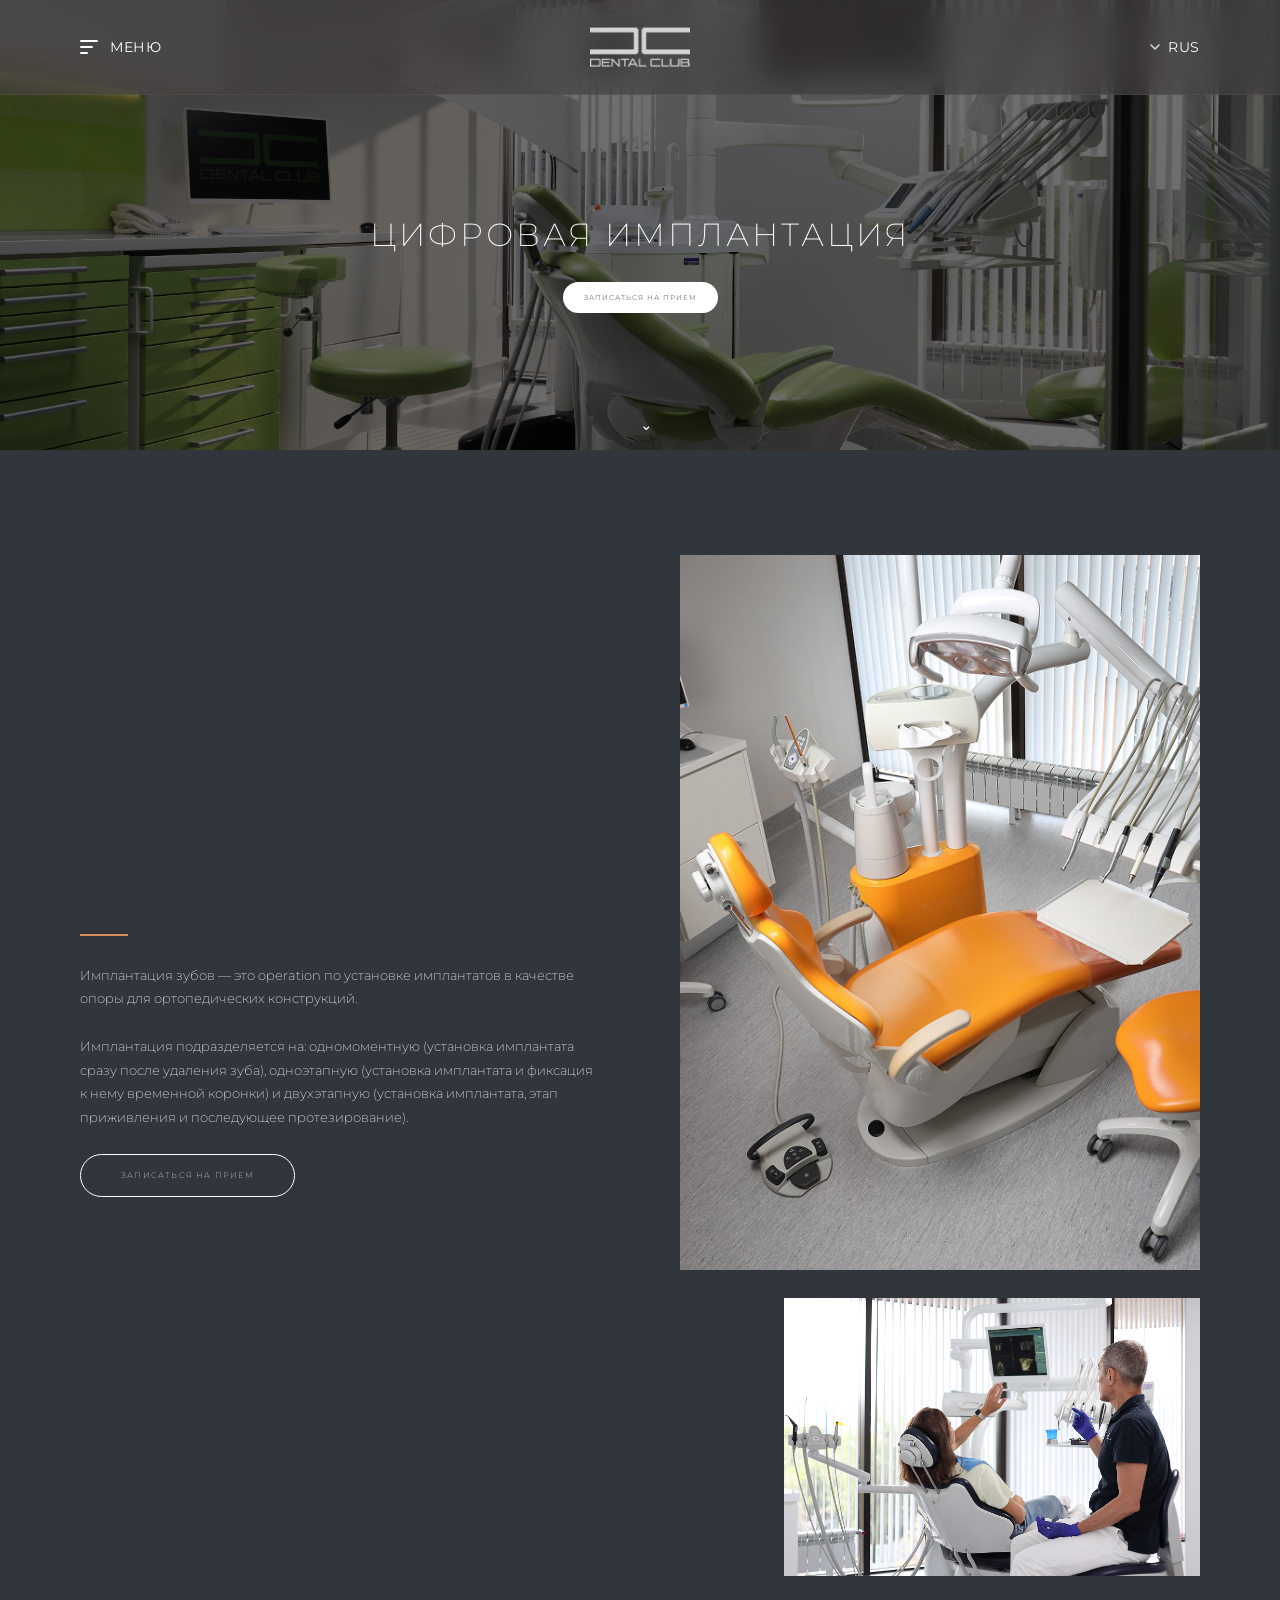
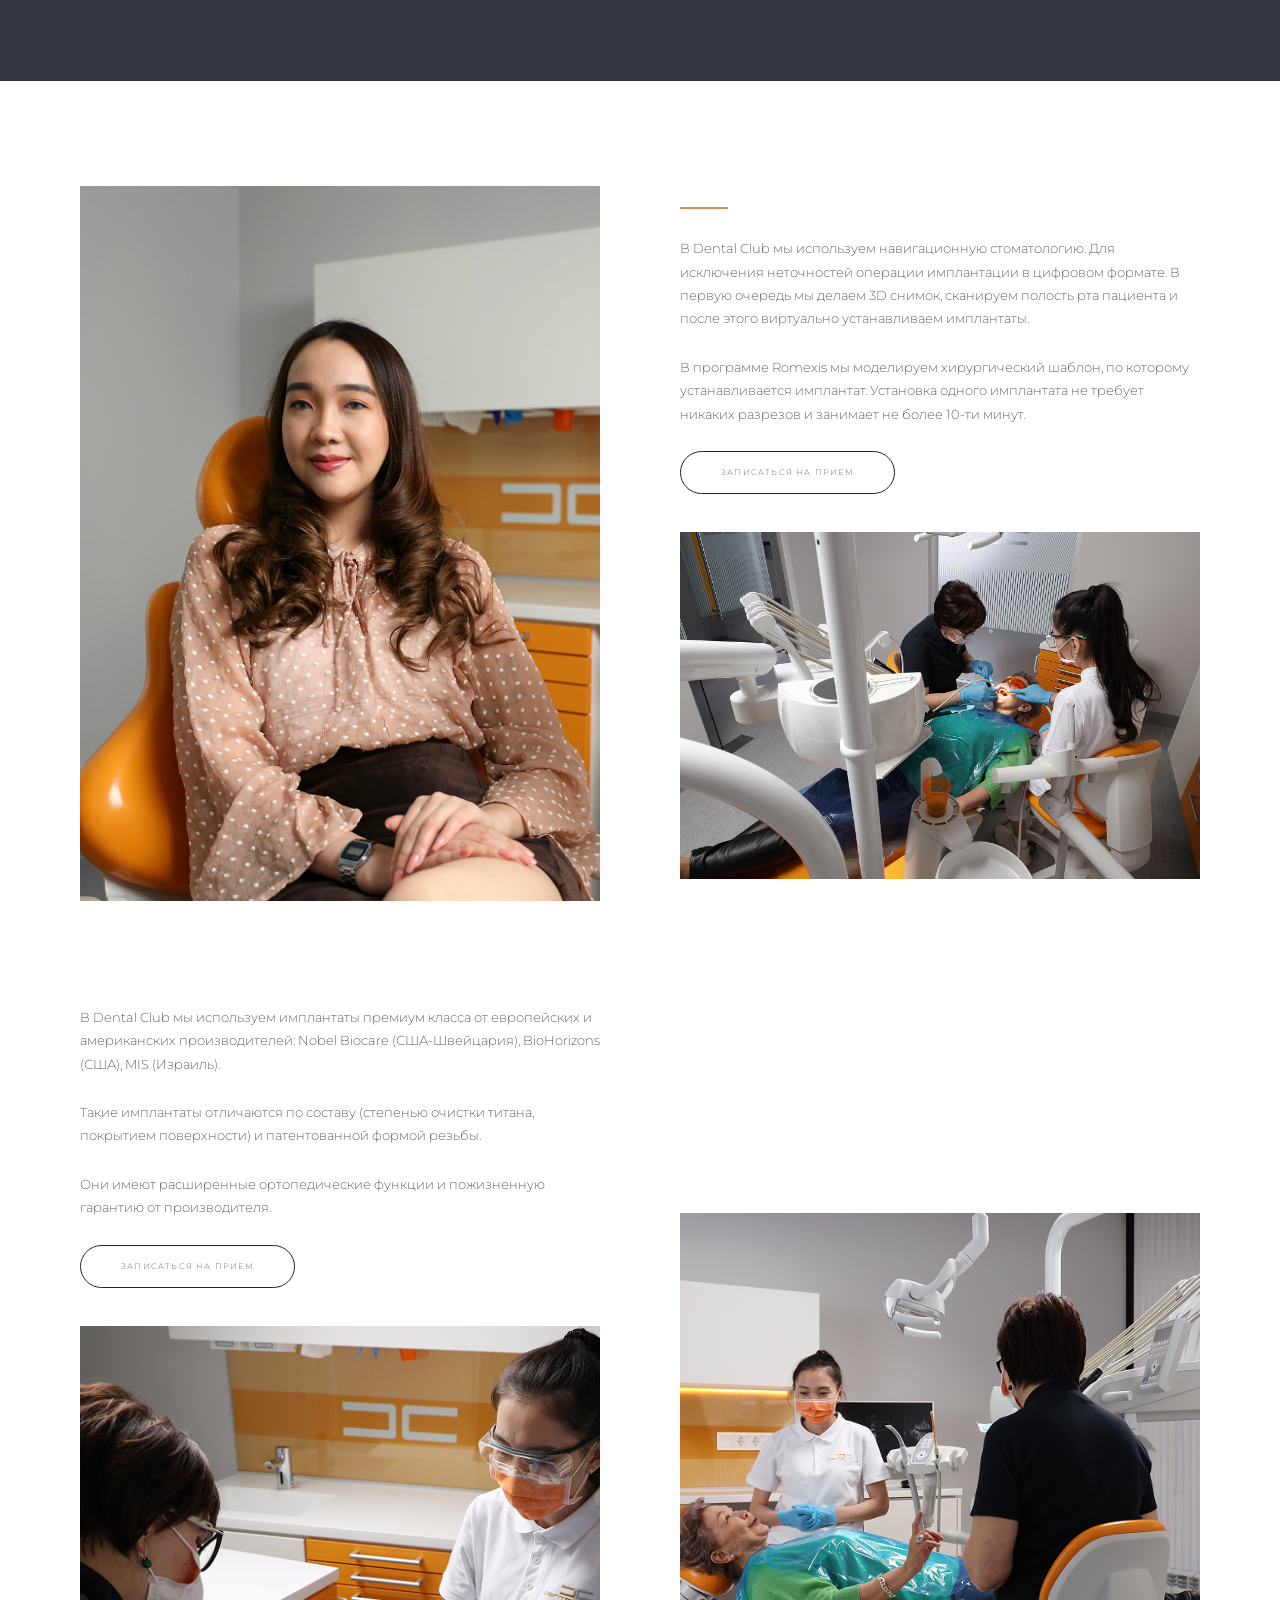
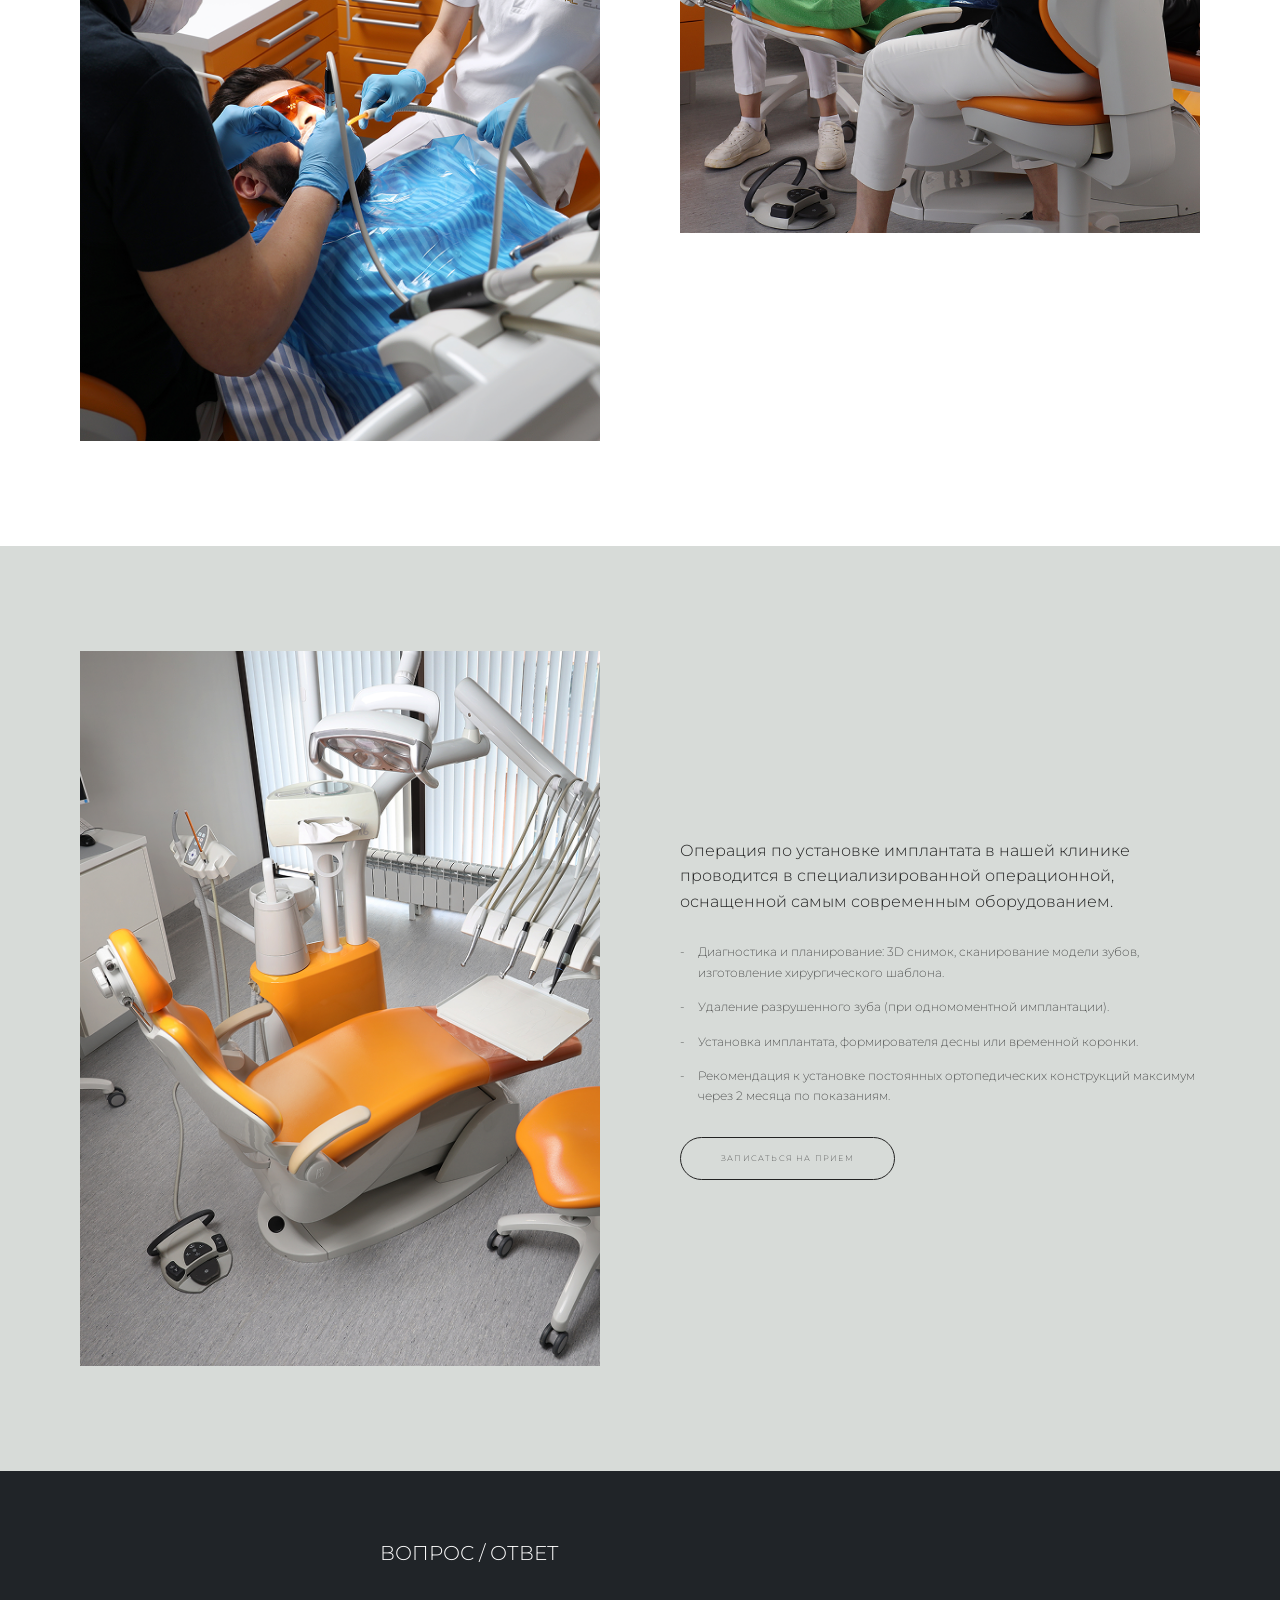
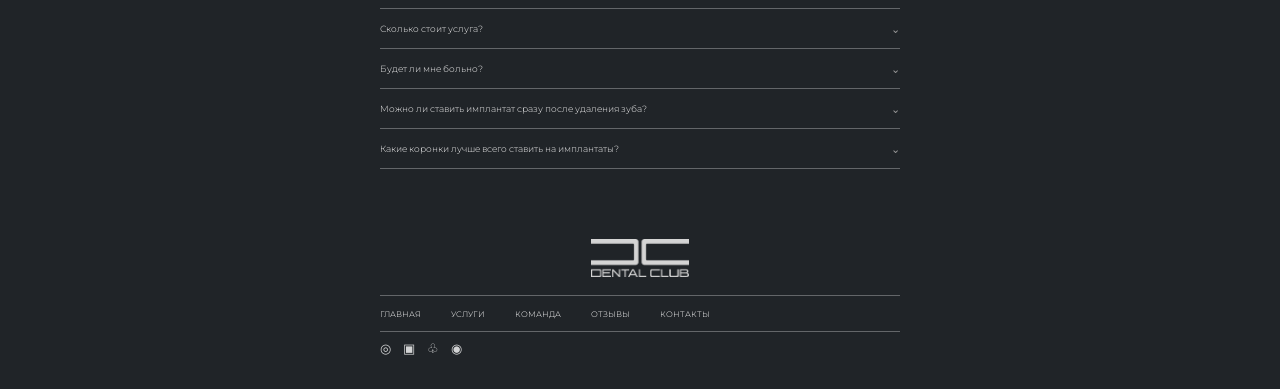
<file: pages/aps/index.html>
<!DOCTYPE html>
<html lang="ru">
<head>
    <meta charset="UTF-8">
    <meta name="viewport" content="width=device-width, initial-scale=1.0">
    <title>Dental Club</title>
    <link rel="stylesheet" href="style.css">
    <link rel="icon" type="image/png" href="img/photo_2026-09-26_11-44-33.jpg">
    <link href="https://fonts.googleapis.com/css2?family=Montserrat:wght@200;300;400&display=swap" rel="stylesheet">
</head>
<body>

<header class="hero">
    <div class="overlay"></div>

    <div class="container">
        <div class="nav">
            <div class="menu">
                <div class="burger-lines">
                    <span></span>
                    <span></span>
                    <span></span>
                </div>
                <span>МЕНЮ</span>
            </div>

            <img src="img/Page-1.png" class="logo" alt="Dental Club">

            <div class="lang">
                <svg class="lang-arrow" width="10" height="6" viewBox="0 0 10 6" fill="none" xmlns="http://w3.org">
                    <path d="M1 1L5 5L9 1" stroke="white" stroke-width="1.5" stroke-linecap="round" stroke-linejoin="round"/>
                </svg>
                <span>RUS</span>
            </div>
        </div>

        <div class="heroCenter">
            <h1>ЦИФРОВАЯ ИМПЛАНТАЦИЯ</h1>
            <a href="#">ЗАПИСАТЬСЯ НА ПРИЕМ</a>
        </div>

        <div class="arrow">⌄</div>
    </div>
</header>


<section class="darkSection">
    <div class="container two">

        <div class="text">
            <div class="orange"></div>

            <p>
                Имплантация зубов — это operation по установке
                имплантатов в качестве опоры для ортопедических
                конструкций.
            </p>

            <p>
                Имплантация подразделяется на: одномоментную
                (установка имплантата сразу после удаления зуба),
                одноэтапную (установка имплантата и фиксация к нему
                временной коронки) и двухэтапную (установка
                имплантата, этап приживления и последующее
                протезирование).
            </p>

            <a class="whiteButton" href="#">ЗАПИСАТЬСЯ НА ПРИЕМ</a>
        </div>

        <div class="images">
            <img src="img/_4Y1A2649 1.png" alt="">
            <img src="img/_4Y1A2129 1.png" alt="">
        </div>

    </div>
</section>


<section class="lightSection">
    <div class="container two">

        <img class="mainImage" src="img/_4Y1A2649 2.png" alt="">

        <div class="text">
            <div class="orange"></div>

            <p>
                В Dental Club мы используем навигационную стоматологию.
                Для исключения неточностей операции имплантации в цифровом
                формате. В первую очередь мы делаем 3D снимок, сканируем
                полость рта пациента и после этого виртуально устанавливаем
                имплантаты.
            </p>

            <p>
                В программе Romexis мы моделируем хирургический шаблон,
                по которому устанавливается имплантат. Установка одного
                имплантата не требует никаких разрезов и занимает не более
                10-ти минут.
            </p>

            <a class="blackButton" href="#">ЗАПИСАТЬСЯ НА ПРИЕМ</a>

            <img class="insideImage" src="img/_4Y1A2666 1.png" alt="">
        </div>

    </div>
</section>


<section class="lightSection second">
    <div class="container two">

        <div class="text">

            <p>
                В Dental Club мы используем имплантаты премиум класса
                от европейских и американских производителей:
                Nobel Biocare (США-Швейцария), BioHorizons (США),
                MIS (Израиль).
            </p>

            <p>
                Такие имплантаты отличаются по составу
                (степенью очистки титана, покрытием поверхности)
                и патентованной формой резьбы.
            </p>

            <p>
                Они имеют расширенные ортопедические функции
                и пожизненную гарантию от производителя.
            </p>

            <a class="blackButton" href="#">ЗАПИСАТЬСЯ НА ПРИЕМ</a>

            <img class="insideImage" src="img/_4Y1A2649 3.png" alt="">
        </div>

        <img class="sideImage" src="img/_4Y1A2988 2 (1).png" alt="">

    </div>
</section>


<section class="graySection">
    <div class="container two">

        <img class="mainImage" src="img/_4Y1A2649 1.png" alt="">

        <div class="text">

            <h2>
                Операция по установке имплантата в нашей клинике
                проводится в специализированной операционной,
                оснащенной самым современным оборудованием.
            </h2>

            <ul>
                <li>
                    Диагностика и планирование: 3D снимок,
                    сканирование модели зубов, изготовление
                    хирургического шаблона.
                </li>

                <li>
                    Удаление разрушенного зуба
                    (при одномоментной имплантации).
                </li>

                <li>
                    Установка имплантата, формирователя десны
                    или временной коронки.
                </li>

                <li>
                    Рекомендация к установке постоянных
                    ортопедических конструкций максимум через
                    2 месяца по показаниям.
                </li>
            </ul>

            <a class="blackButton" href="#">ЗАПИСАТЬСЯ НА ПРИЕМ</a>

        </div>

    </div>
</section>


<footer>

    <div class="footerBox">

        <h2>ВОПРОС / ОТВЕТ</h2>

        <div class="faq">

            <div class="question">
                <span>Сколько стоит услуга?</span>
                <span>⌄</span>
            </div>

            <div class="question">
                <span>Будет ли мне больно?</span>
                <span>⌄</span>
            </div>

            <div class="question">
                <span>Можно ли ставить имплантат сразу после удаления зуба?</span>
                <span>⌄</span>
            </div>

            <div class="question">
                <span>Какие коронки лучше всего ставить на имплантаты?</span>
                <span>⌄</span>
            </div>

        </div>

        <img src="img/Page-1.png" class="footerLogo" alt="Dental Club">

        <div class="footerLine"></div>

        <div class="footerLinks">
            <a href="#">ГЛАВНАЯ</a>
            <a href="#">УСЛУГИ</a>
            <a href="#">КОМАНДА</a>
            <a href="#">ОТЗЫВЫ</a>
            <a href="#">КОНТАКТЫ</a>
        </div>

        <div class="footerLine"></div>

        <div class="social">
            <span>◎</span>
            <span>▣</span>
            <span>♧</span>
            <span>◉</span>
        </div>

    </div>

</footer>

</body>
</html>
</file>
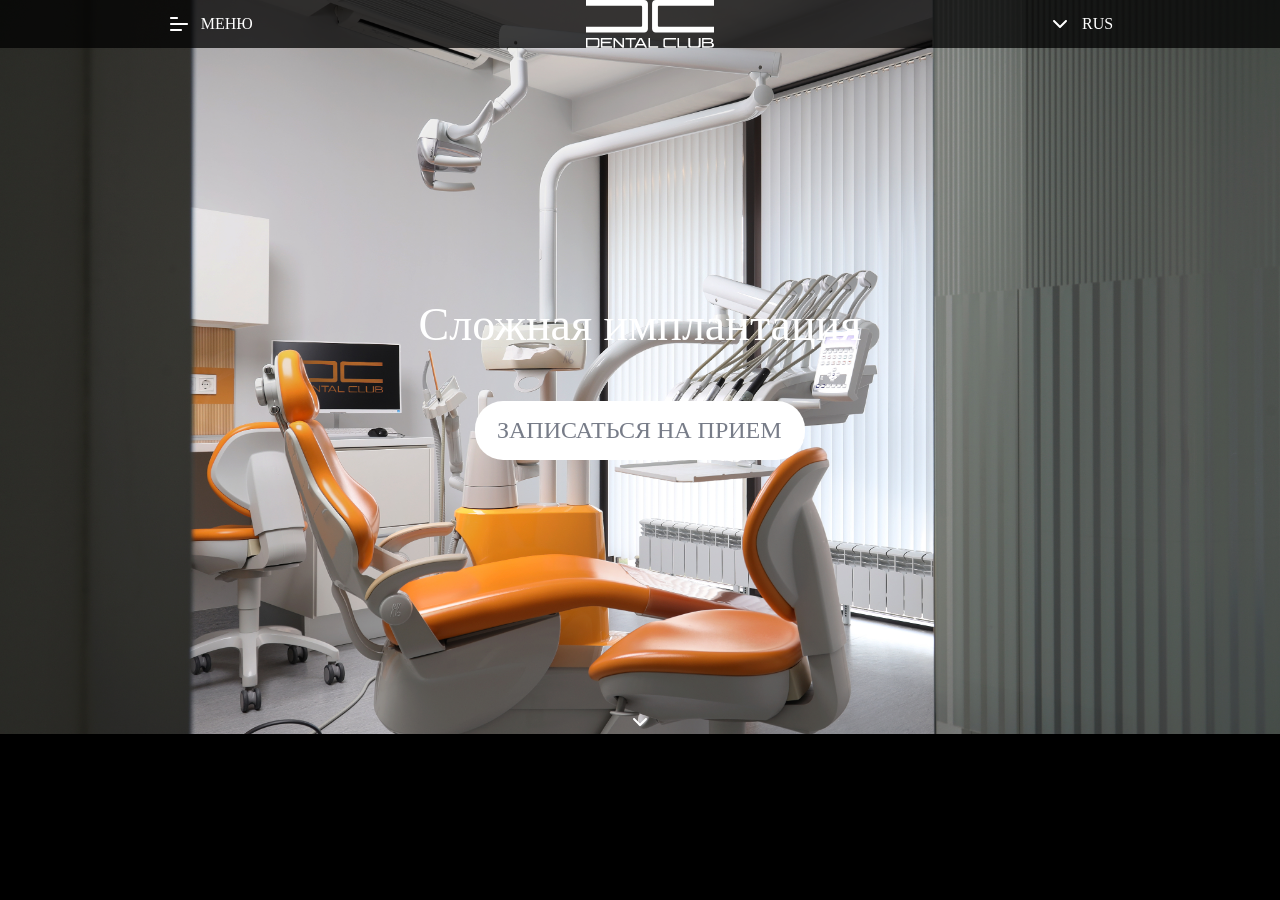
<file: pages/videoZagolovka11/index.html>
<!doctype html>
<html lang="en">
  <head>
    <meta charset="UTF-8" />
    <meta name="viewport" content="width=device-width, initial-scale=1.0" />
    <title>Document</title>
    <link rel="stylesheet" href="style.css" />
  </head>
  <body>
    <div class="wrapper">
      <div class="header-div">
        <header>
          <div>
            <img src="./img/bar-chart-2.svg" alt="" />
            <p>МЕНЮ</p>
          </div>
          <img class="page-1" src="./img/Page-1.svg" alt="" />
          <div>
            <img src="./img/chevron-down.svg" alt="" />
            <p>RUS</p>
          </div>
        </header>
        <p class="slojnaya">Сложная имплантация</p>
        <p class="zapisatsiya">ЗАПИСАТЬСЯ НА ПРИЕМ</p>
        <div class="chevrin">
          <img src="./img/chevron-down.svg" alt="" />
        </div>
      </div>
    </div>
  </body>
</html>
</file>
<file: pages/aps/style.css>
* {
    margin: 0;
    padding: 0;
    box-sizing: border-box;
}

    html {
        scroll-behavior: smooth;
    }

body {
    font-family: "Montserrat", sans-serif;
    overflow-x: hidden;
    color: #222;
}

img {
    display: block;
    max-width: 100%;
}

a {
    text-decoration: none;
}

.container {
    width: 100%;
    max-width: 1440px;
    margin: auto;
    padding: 0 80px;
}

.hero {
    position: relative;
    height: 450px;
    background-image: url("img/32ff5c6f65f2441542a1c67b3a0778e1c0f277a5.jpg");
    background-size: cover;
    background-position: center;
    color: white;
}

.overlay {
    position: absolute;
    inset: 0;
    background: rgba(0, 0, 0, 0.57);
}

.nav {
    position: fixed;
    top: 0;
    left: 0;
    width: 100%;
    height: 95px;
    display: flex;
    align-items: center;
    justify-content: space-between;
    padding: 0 80px;
    background-color: rgba(68, 64, 64, 0.65);
    backdrop-filter: blur(15px);
    -webkit-backdrop-filter: blur(15px);
    border-bottom: 1px solid rgba(255, 255, 255, 0.05);
    z-index: 9999;
}

.menu {
    display: flex;
    align-items: center;
    gap: 12px;
}

.burger-lines {
    display: flex;
    flex-direction: column;
    gap: 4px;
}

.burger-lines span {
    display: block;
    height: 2px;
    background-color: #ffffff;
    border-radius: 1px;
}

.burger-lines span:nth-child(1) { width: 18px; }
.burger-lines span:nth-child(2) { width: 13px; }
.burger-lines span:nth-child(3) { width: 8px; }

.menu span:last-child {
    color: #ffffff;
    font-size: 14px;
    font-weight: 400;
    letter-spacing: 0.05em;
}

.logo {
    width: 100px;
    position: absolute;
    left: 50%;
    top: 50%;
    transform: translate(-50%, -50%);
}

.lang {
    display: flex;
    align-items: center;
    cursor: pointer;
    gap: 8px;
    color: #ffffff;
    font-size: 14px;
    font-weight: 400;
    letter-spacing: 0.05em;
}

.lang-arrow {
    display: block;
    opacity: 0.8;
}

.heroCenter {
    position: absolute;
    z-index: 2;
    width: 100%;
    left: 0;
    top: 215px;
    text-align: center;
}

.heroCenter h1 {
    font-size: 32px;
    font-weight: 200;
    letter-spacing: 3px;
    color: white;
    margin-bottom: 28px;
}

.heroCenter a {
    display: flex;
    width: 155px;
    height: 31px;
    margin: auto;
    align-items: center;
    justify-content: center;
    background: white;
    border-radius: 30px;
    color: #777;
    font-size: 7px;
    letter-spacing: 1px;
}

.arrow {
    position: absolute;
    z-index: 2;
    bottom: 16px;
    left: 50%;
    font-size: 15px;
}

.two {
    display: grid;
    grid-template-columns: 1fr 1fr;
    gap: 80px;
    align-items: center;
}

.darkSection {
    background: #30363b;
    color: white;
    padding: 105px 0;
}

.lightSection {
    background: #fff;
    padding: 105px 0;
}

.lightSection.second {
    padding-top: 0;
}

.graySection {
    background: #d7dbd8;
    padding: 105px 0;
}

.text {
    font-weight: 200;
}

.orange {
    width: 48px;
    height: 2px;
    background: #d78b55;
    margin-bottom: 28px;
}

.text p {
    font-size: 13px;
    line-height: 1.8;
    margin-bottom: 25px;
}

.whiteButton,
.blackButton {
    display: inline-flex;
    height: 43px;
    padding: 0 40px;
    align-items: center;
    justify-content: center;
    border-radius: 30px;
    font-size: 8px;
    letter-spacing: 1.2px;
}

.whiteButton {
    color: white;
    border: 1px solid white;
}

.blackButton {
    color: #222;
    border: 1px solid #222;
}

.images {
    display: flex;
    flex-direction: column;
    align-items: flex-end;
    gap: 28px;
}

.images img:first-child {
    width: 100%;
}

.images img:last-child {
    width: 80%;
}

.mainImage {
    width: 100%;
}

.insideImage {
    width: 100%;
    margin-top: 38px;
}

.sideImage {
    width: 100%;
    height: 620px;
    object-fit: cover;
}

.graySection h2 {
    font-size: 16px;
    font-weight: 300;
    line-height: 1.6;
    margin-bottom: 28px;
}

.graySection ul {
    list-style: none;
    margin-bottom: 30px;
}

.graySection li {
    position: relative;
    padding-left: 18px;
    font-size: 12px;
    line-height: 1.7;
    margin-bottom: 14px;
}

.graySection li::before {
    content: "-";
    position: absolute;
    left: 0;
}

footer {
    background: #202428;
    color: white;
    padding: 70px 0 25px;
}

.footerBox {
    width: 520px;
    max-width: calc(100% - 40px);
    margin: auto;
}

.footerBox h2 {
    font-size: 20px;
    font-weight: 300;
    letter-spacing: 0;
    margin-bottom: 43px;
}

.faq {
    width: 100%;
    border-top: 1px solid rgba(255,255,255,.3);
}

.question {
    height: 40px;
    border-bottom: 1px solid rgba(255,255,255,.3);
    display: flex;
    align-items: center;
    justify-content: space-between;
    font-size: 9px;
    font-weight: 300;
    color: #eee;
}

.question span:last-child {
    color: #999;
    font-size: 11px;
}

.footerLogo {
    width: 98px;
    margin: 70px auto 18px;
}

.footerLine {
    width: 100%;
    height: 1px;
    background: rgba(255,255,255,.3);
}

.footerLinks {
    display: flex;
    flex-wrap: wrap;
    gap: 12px 30px;
    padding: 13px 0 12px;
}

.footerLinks a {
    color: white;
    font-size: 8px;
    font-weight: 300;
}

.social {
    height: 32px;
    display: flex;
    align-items: center;
    gap: 12px;
}

.social span {
    font-size: 13px;
    color: white;
    opacity: .8;
}

@media (max-width: 1000px) {

    .nav {
        padding: 0 40px;
    }

    .container {
        padding: 0 40px;
    }

    .two {
        gap: 40px;
    }

    .heroCenter h1 {
        font-size: 27px;
    }
}

@media (max-width: 700px) {

    .nav {
        height: 85px;
        padding: 0 20px;
    }

    .container {
        padding: 0 20px;
    }

    .hero {
        height: 500px;
    }

    .logo {
        width: 80px;
    }

    .heroCenter {
        top: 220px;
    }

    .heroCenter h1 {
        font-size: 22px;
        line-height: 1.4;
        padding: 0 15px;
    }

    .two {
        grid-template-columns: 1fr;
        gap: 50px;
    }

    .images img:last-child {
        width: 100%;
    }

    .sideImage {
        height: auto;
    }

    .darkSection,
    .lightSection,
    .graySection {
        padding: 70px 0;
    }

    .lightSection.second {
        padding-top: 0;
    }

    .footerBox {
        max-width: calc(100% - 40px);
    }

    .footerLinks {
        gap: 15px 25px;
    }
}

@media (max-width: 450px) {

    .heroCenter h1 {
        font-size: 19px;
    }

    .whiteButton,
    .blackButton {
        width: 100%;
    }

    .footerBox h2 {
        font-size: 18px;
    }

    .question {
        font-size: 8px;
    }
}
</file>
<file: pages/videoZagolovka11/style.css>
* {
  margin: 0;
  padding: 0;
  box-sizing: border-box;
}
body {
  background: #000;
  color: white;
}
header {
  display: flex;
  justify-content: space-around;
  flex-wrap: nowrap;
  background: rgba(0, 0, 0, 0.75);
  div {
    display: flex;
    align-items: center;
    gap: 10px;
    img {
      width: 24px;
    }
  }
}
.header-div {
  max-width: 100%;
  background-image: url("./img/bce0cb23a8f38e3e6d30d968fd51ced58b94bf31.jpg");
  min-height: 200px;
  background-size: cover;
  max-height: 1000px;
}
.slojnaya {
  font-size: 46px;
  text-align: center;
  margin-top: 250px;
}
.zapisatsiya {
  width: 330px;
  border-radius: 28px;
  font-size: 24px;
  margin: 0 auto;
  padding: 16px 22px;
  margin-top: 50px;
  background: white;
  color: #777c88;
}
.chevrin {
  display: flex;
  justify-content: center;
  margin-top: 250px;
}
</file>
